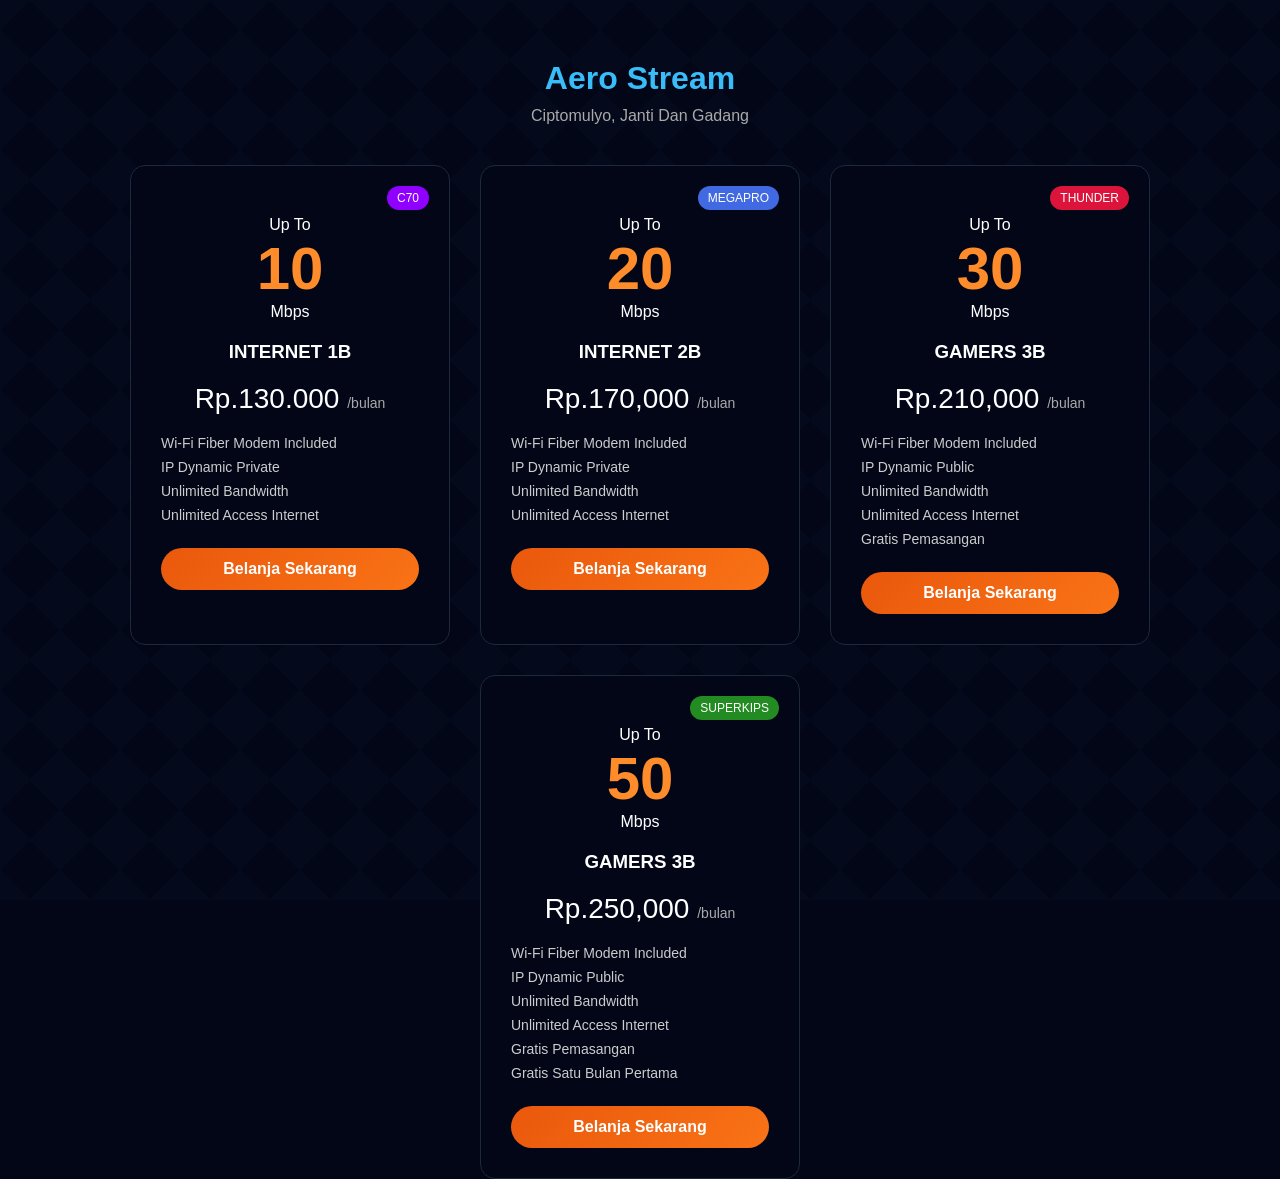
<file: index.html>
<!DOCTYPE html>
<html lang="id">
<head>
<meta charset="UTF-8">
<meta name="viewport" content="width=device-width, initial-scale=1.0">
<title>Paket Internet</title>
<link rel="stylesheet" href="style.css">
</head>

<body>

<div class="container">

<h1>Aero Stream </h1>
<p class="sub">Ciptomulyo, Janti Dan Gadang</p>

<div class="pricing">

<!-- CARD 1 -->
<div class="card">
<div class="badge standard">C70</div>

<div class="speed">
<span>Up To</span>
<h2>10</h2>
<p>Mbps</p>
</div>

<h3>INTERNET 1B</h3>

<div class="price">
Rp.130.000 <span>/bulan</span>
</div>

<ul>
<li>Wi-Fi Fiber Modem Included</li>
<li>IP Dynamic Private</li>
<li>Unlimited Bandwidth</li>
<li>Unlimited Access Internet</li>

<li></li>
</ul>

<a class="btn"
href="https://wa.me/+6285791760717?text=Halo%20kak%20saya%20ingin%20berlanganan%20di%20aero%20stream%20dengan%20paket,%20C70%2010MbpsRp%20130.000,%20serta%20promo%20yang%20ada%20dibulan%20ini.">
Belanja Sekarang
</a>
</div>

<!-- CARD 2 -->
<div class="card_popular">
<div class="badge popular">MEGAPRO</div>

<div class="speed">
<span>Up To</span>
<h2>20</h2>
<p>Mbps</p>
</div>

<h3>INTERNET 2B</h3>

<div class="price">
Rp.170,000 <span>/bulan</span>
</div>

<ul>
<li>Wi-Fi Fiber Modem Included</li>
<li>IP Dynamic Private</li>
<li>Unlimited Bandwidth</li>
<li>Unlimited Access Internet</li>
<li> </li>
</ul>

<a class="btn"
href="https://wa.me/+6285791760717?text=Halo%20kak%20saya%20ingin%20berlanganan%20di%20aero%20stream%20dengan%20paket,%20Megapro%2015MbpsRp%20170.000,%20serta%20promo%20yang%20ada%20dibulan%20ini.">
Belanja Sekarang
</a>
</div>

<!-- CARD 3 -->
<div class="card_premium">
<div class="badge premium">THUNDER</div>

<div class="speed">
<span>Up To</span>
<h2>30</h2>
<p>Mbps</p>
</div>

<h3>GAMERS 3B</h3>

<div class="price">
Rp.210,000 <span>/bulan</span>
</div>

<ul>
<li>Wi-Fi Fiber Modem Included</li>
<li>IP Dynamic Public</li>
<li>Unlimited Bandwidth</li>
<li>Unlimited Access Internet</li>
<li>Gratis Pemasangan</li>
<li> </li>
</ul>

<a class="btn"
href="https://wa.me/+6285791760717?text=Halo%20kak%20saya%20ingin%20berlanganan%20di%20aero%20stream%20dengan%20paket,%20Thunder%2030Mbps%20Rp%20210.000,%20serta%20promo%20yang%20ada%20dibulan%20ini.">
Belanja Sekarang
</a>
</div>

<!-- CARD 4 -->
<div class="card_superkips">
<div class="badge superkips">SUPERKIPS</div>

<div class="speed">
<span>Up To</span>
<h2>50</h2>
<p>Mbps</p>
</div>

<h3>GAMERS 3B</h3>

<div class="price">
Rp.250,000 <span>/bulan</span>
</div>

<ul>
<li>Wi-Fi Fiber Modem Included</li>
<li>IP Dynamic Public</li>
<li>Unlimited Bandwidth</li>
<li>Unlimited Access Internet</li>
<li>Gratis Pemasangan</li>
<li>Gratis Satu Bulan Pertama</li>
</ul>

<a class="btn"
href="https://wa.me/+6285791760717?text=Halo%20kak%20saya%20ingin%20berlanganan%20di%20aero%20stream%20dengan%20paket%20,Superkips%2050Mbps%20Rp%20250.000,%20serta%20promo%20yang%20ada%20dibulan%20ini.">
Belanja Sekarang
</a>
</div>

</div>
</div>

</body>
</html>
</file>
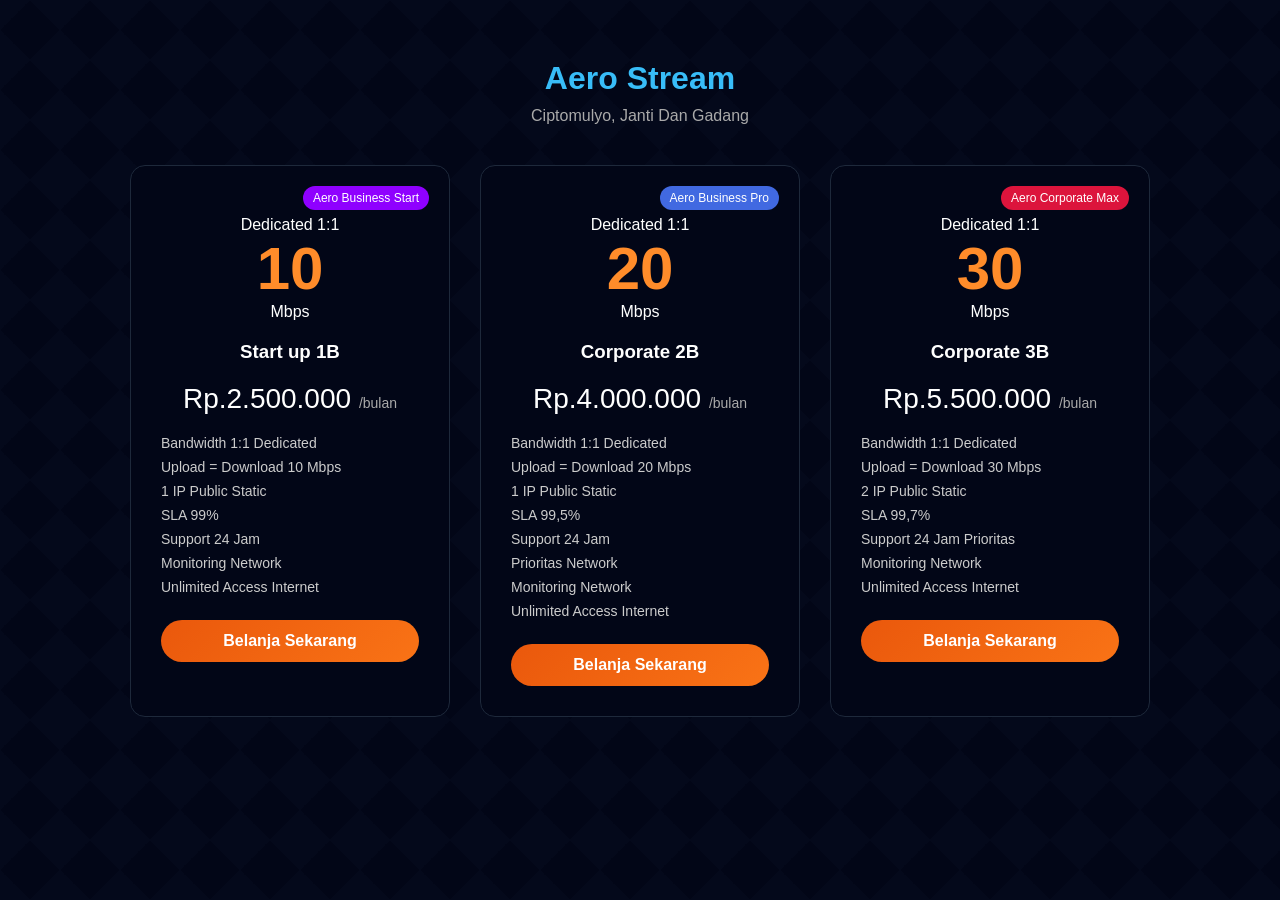
<file: dedicated.html>
<!DOCTYPE html>
<html lang="id">
<head>
<meta charset="UTF-8">
<meta name="viewport" content="width=device-width, initial-scale=1.0">
<title>Paket Internet</title>
<link rel="stylesheet" href="style.css">
</head>

<body>

<div class="container">

<h1>Aero Stream </h1>
<p class="sub">Ciptomulyo, Janti Dan Gadang</p>

<div class="pricing">

<!-- CARD 1 -->
<div class="card">
<div class="badge standard">Aero Business Start</div>

<div class="speed">
<span>Dedicated 1:1</span>
<h2>10</h2>
<p>Mbps</p>
</div>

<h3>Start up 1B</h3>

<div class="price">
Rp.2.500.000 <span>/bulan</span>
</div>

<ul>
<li>Bandwidth 1:1 Dedicated</li>
<li>Upload = Download 10 Mbps</li>
<li>1 IP Public Static</li>
<li>SLA 99%</li>
<li>Support 24 Jam</li>
<li>Monitoring Network</li>
<li>Unlimited Access Internet</li>
<li></li>
</ul>

<a class="btn"
href="https://wa.me/+6285791760717?text=Halo, kami dari [nama perusahaan/kantor] tertarik menggunakan layanan Internet Dedicated Aero Stream paket [10 Mbps]. Mohon informasi mengenai detail layanan, ketersediaan jaringan di lokasi kami, serta proses pemasangan. Terima kasih.">
Belanja Sekarang
</a>
</div>

<!-- CARD 2 -->
<div class="card_popular">
<div class="badge popular">Aero Business Pro</div>

<div class="speed">
<span>Dedicated 1:1</span>
<h2>20</h2>
<p>Mbps</p>
</div>

<h3>Corporate 2B</h3>

<div class="price">
Rp.4.000.000 <span>/bulan</span>
</div>

<ul>
<li>Bandwidth 1:1 Dedicated</li>
<li>Upload = Download 20 Mbps</li>
<li>1 IP Public Static</li>
<li>SLA 99,5%</li>
<li>Support 24 Jam</li>
<li>Prioritas Network</li>
<li>Monitoring Network</li>
<li>Unlimited Access Internet</li>
<li> </li>
</ul>

<a class="btn"
href="https://wa.me/+6285791760717?text=Halo, kami dari [nama perusahaan/kantor] tertarik menggunakan layanan Internet Dedicated Aero Stream paket [20 Mbps]. Mohon informasi mengenai detail layanan, ketersediaan jaringan di lokasi kami, serta proses pemasangan. Terima kasih.">
Belanja Sekarang
</a>
</div>

<!-- CARD 3 -->
<div class="card_premium">
<div class="badge premium">Aero Corporate Max</div>

<div class="speed">
<span>Dedicated 1:1</span>
<h2>30</h2>
<p>Mbps</p>
</div>

<h3>Corporate 3B</h3>

<div class="price">
Rp.5.500.000 <span>/bulan</span>
</div>

<ul>
<li>Bandwidth 1:1 Dedicated</li>
<li>Upload = Download 30 Mbps</li>
<li>2 IP Public Static</li>
<li>SLA 99,7%</li>
<li>Support 24 Jam Prioritas</li>
<li>Monitoring Network</li>
<li>Unlimited Access Internet</li>
<li> </li>
</ul>

<a class="btn"
href="https://wa.me/+6285791760717?text=Halo, kami dari [nama perusahaan/kantor] tertarik menggunakan layanan Internet Dedicated Aero Stream paket [30 Mbps]. Mohon informasi mengenai detail layanan, ketersediaan jaringan di lokasi kami, serta proses pemasangan. Terima kasih..">
Belanja Sekarang
</a>
</div>


</div>
</div>

</body>
</html>
</file>
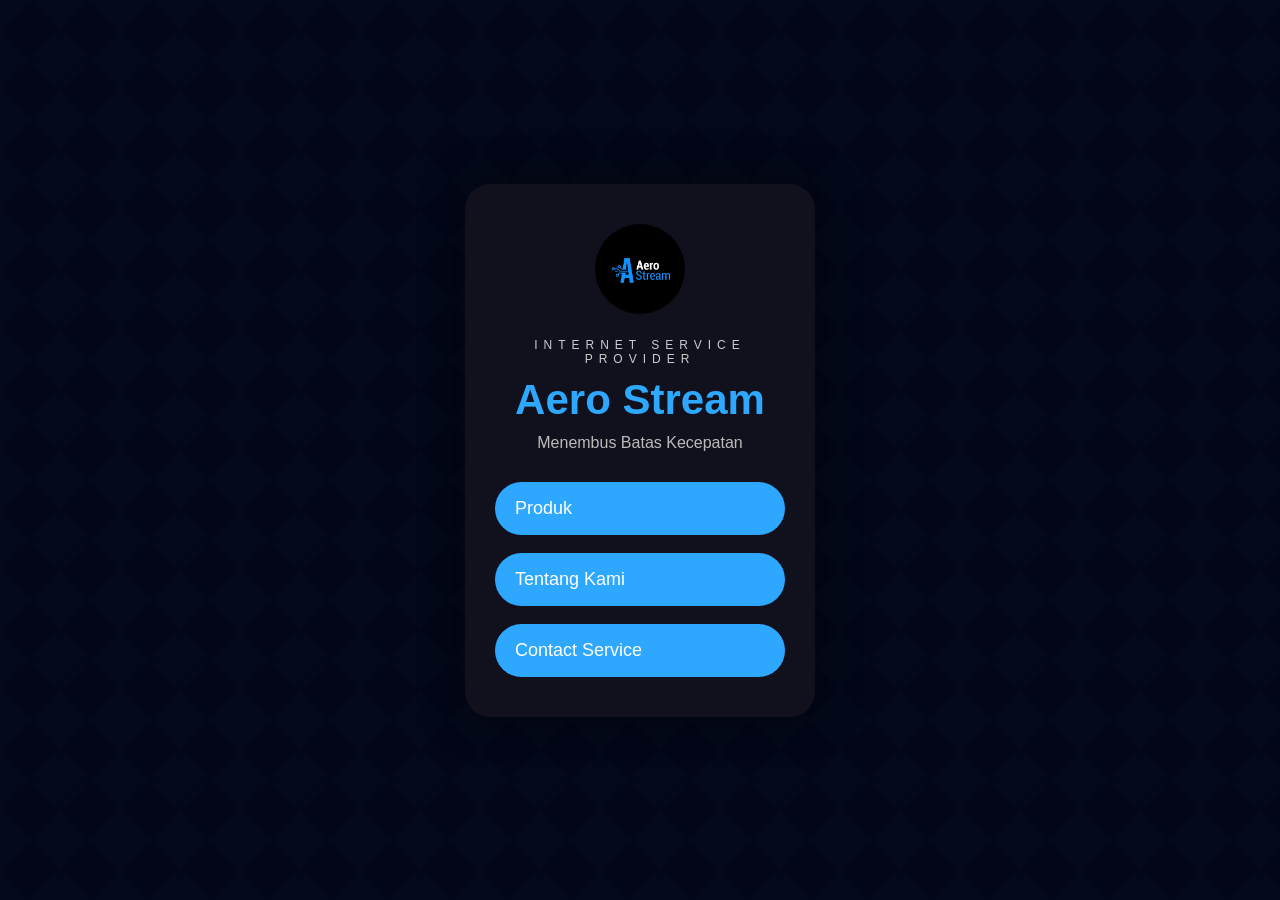
<file: landingpage.html>
<!DOCTYPE html>
<html lang="id">
<head>
<meta charset="UTF-8">
<meta name="viewport" content="width=device-width, initial-scale=1.0">
<title>Aero Stream</title>
<link rel="stylesheet" href="landingpage.css">

<!-- ICON -->
<link rel="stylesheet" href="logo.jpg">

</head>
<body>

<div class="container">

<div class="card">

<div class="logo">
<img src="logo.jpg">
</div>

<p class="subtitle">INTERNET SERVICE PROVIDER</p>

<h1>Aero Stream</h1>

<p class="tagline">Menembus Batas Kecepatan</p>

<div class="menu">

<a href="landingpaket.html" class="btn">
Produk
<i class="fas fa-wifi"></i>
</a>

<a href="tentang.html" class="btn">
Tentang Kami
<i class="fas fa-user"></i>
</a>

<a href="https://wa.me/6285791760717" class="btn">
Contact Service
<i class="fas fa-envelope"></i>
</a>

</div>

</div>
</div>

</body>
</html>
</file>
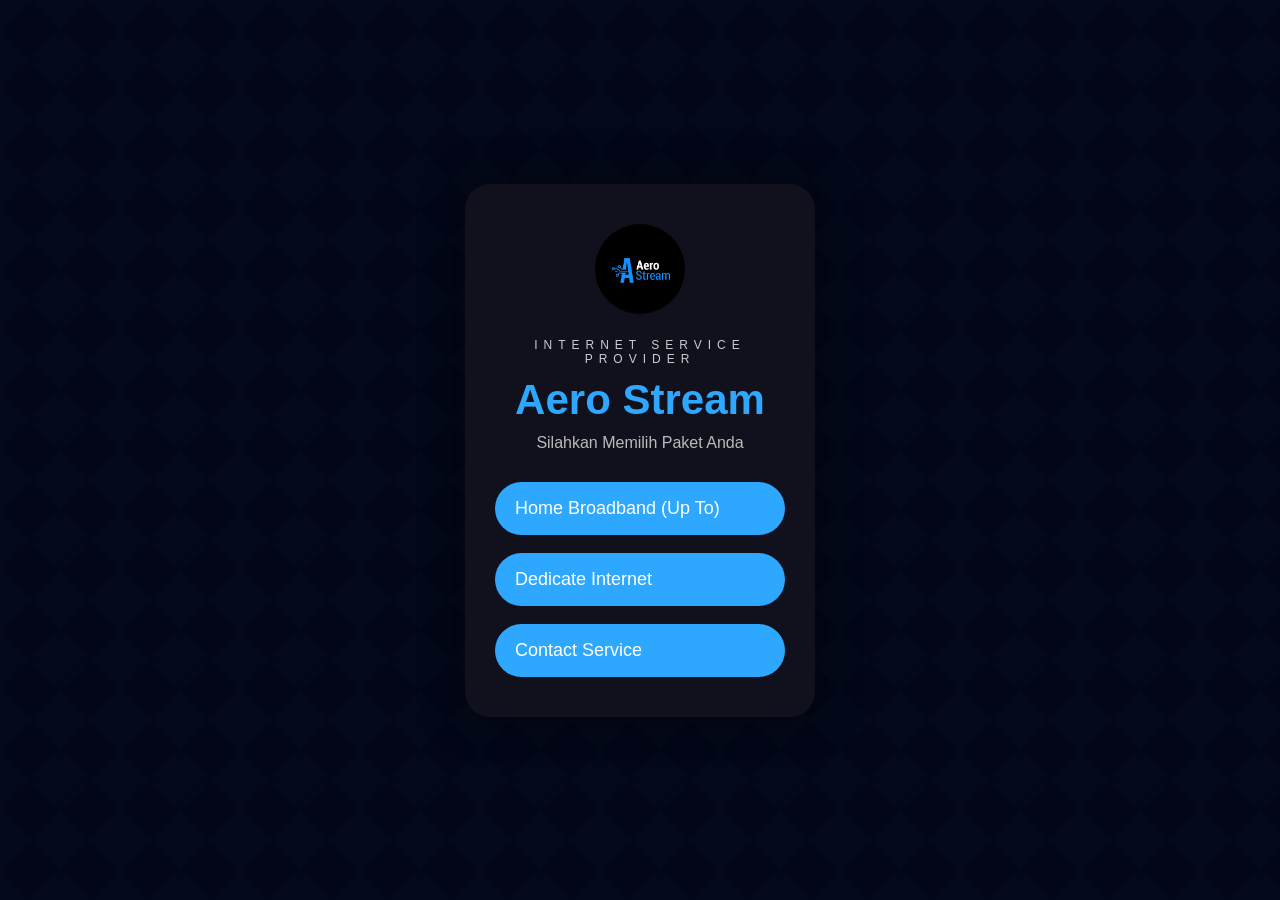
<file: landingpaket.html>
<!DOCTYPE html>
<html lang="id">
<head>
<meta charset="UTF-8">
<meta name="viewport" content="width=device-width, initial-scale=1.0">
<title>Aero Stream</title>
<link rel="stylesheet" href="landingpaket.css">

<!-- ICON -->
<link rel="stylesheet" href="logo.jpg">

</head>
<body>

<div class="container">

<div class="card">

<div class="logo">
<img src="logo.jpg">
</div>

<p class="subtitle">INTERNET SERVICE PROVIDER</p>

<h1>Aero Stream</h1>

<p class="tagline">Silahkan Memilih Paket Anda</p>

<div class="menu">

<a href="index.html" class="btn">
Home Broadband (Up To) 
<i class="fas fa-wifi"></i>
</a>

<a href="dedicated.html" class="btn">
Dedicate Internet 
<i class="fas fa-user"></i>
</a>

<a href="https://wa.me/6285791760717" class="btn">
Contact Service
<i class="fas fa-envelope"></i>
</a>

</div>

</div>
</div>

</body>
</html>
</file>
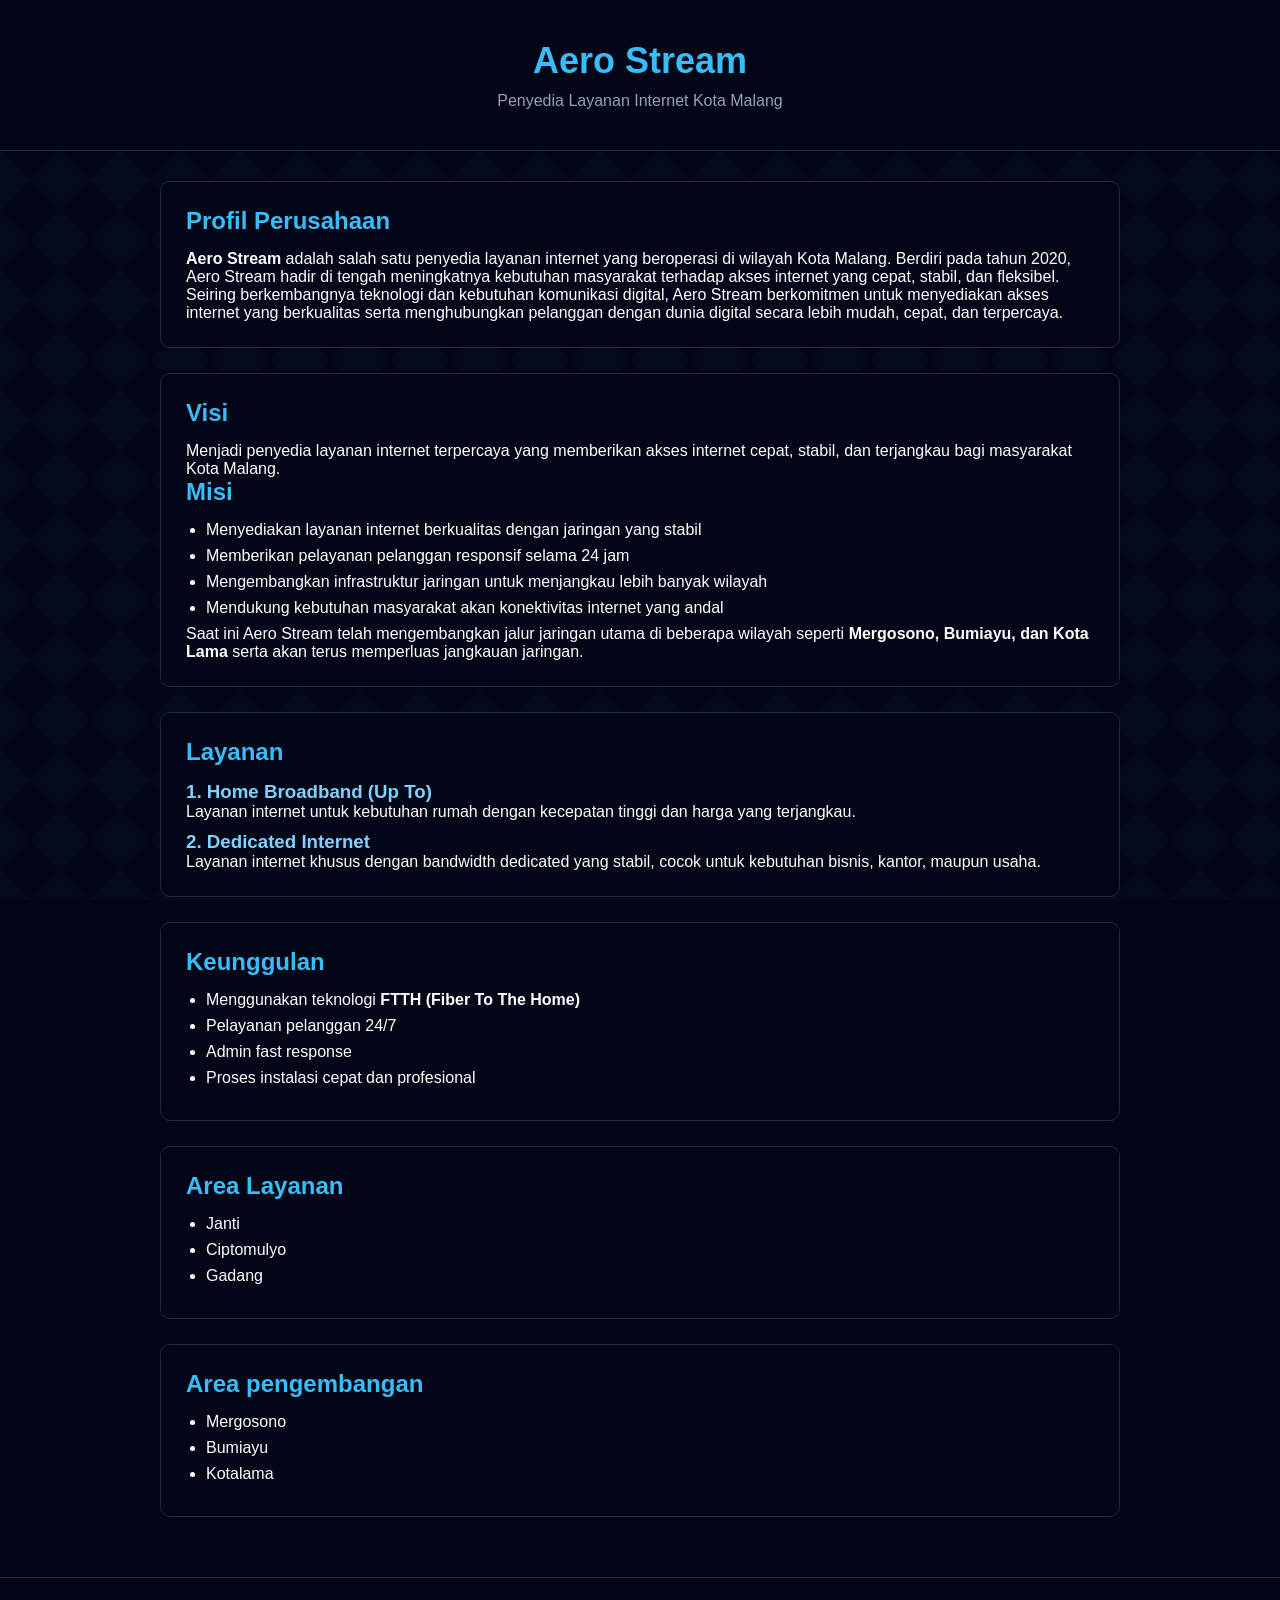
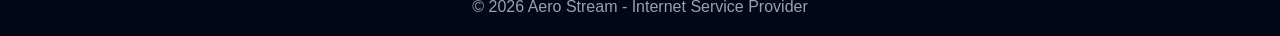
<file: tentang.html>
<!DOCTYPE html>
<html lang="id">
<head>
<meta charset="UTF-8">
<meta name="viewport" content="width=device-width, initial-scale=1.0">
<title>Tentang Kami - Aero Stream</title>
<link rel="stylesheet" href="tentang.css">
</head>

<body>

<header>
<h1>Aero Stream</h1>
<p>Penyedia Layanan Internet Kota Malang</p>
</header>

<section class="container">

<div class="card">
<h2>Profil Perusahaan</h2>
<p>
<b>Aero Stream</b> adalah salah satu penyedia layanan internet yang beroperasi di wilayah Kota Malang.
Berdiri pada tahun 2020, Aero Stream hadir di tengah meningkatnya kebutuhan masyarakat terhadap
akses internet yang cepat, stabil, dan fleksibel.
</p>

<p>
Seiring berkembangnya teknologi dan kebutuhan komunikasi digital, Aero Stream berkomitmen
untuk menyediakan akses internet yang berkualitas serta menghubungkan pelanggan dengan dunia
digital secara lebih mudah, cepat, dan terpercaya.
</p>
</div>


<div class="card">
<h2>Visi</h2>
<p>
Menjadi penyedia layanan internet terpercaya yang memberikan akses internet cepat,
stabil, dan terjangkau bagi masyarakat Kota Malang.
</p>

<h2>Misi</h2>
<ul>
<li>Menyediakan layanan internet berkualitas dengan jaringan yang stabil</li>
<li>Memberikan pelayanan pelanggan responsif selama 24 jam</li>
<li>Mengembangkan infrastruktur jaringan untuk menjangkau lebih banyak wilayah</li>
<li>Mendukung kebutuhan masyarakat akan konektivitas internet yang andal</li>
</ul>

<p>
Saat ini Aero Stream telah mengembangkan jalur jaringan utama di beberapa wilayah
seperti <b>Mergosono, Bumiayu, dan Kota Lama</b> serta akan terus memperluas jangkauan jaringan.
</p>
</div>


<div class="card">
<h2>Layanan</h2>

<h3>1. Home Broadband (Up To)</h3>
<p>
Layanan internet untuk kebutuhan rumah dengan kecepatan tinggi dan harga yang terjangkau.
</p>

<h3>2. Dedicated Internet</h3>
<p>
Layanan internet khusus dengan bandwidth dedicated yang stabil, cocok untuk kebutuhan
bisnis, kantor, maupun usaha.
</p>
</div>


<div class="card">
<h2>Keunggulan</h2>

<ul>
<li>Menggunakan teknologi <b>FTTH (Fiber To The Home)</b></li>
<li>Pelayanan pelanggan 24/7</li>
<li>Admin fast response</li>
<li>Proses instalasi cepat dan profesional</li>
</ul>

</div>


<div class="card">
<h2>Area Layanan</h2>

<ul>
<li>Janti</li>
<li>Ciptomulyo </li>
<li>Gadang</li>
</ul>
</div>


<div class="card">
<h2>Area pengembangan</h2>

<ul>
<li>Mergosono</li>
<li>Bumiayu</li>
<li>Kotalama</li>
</ul>
</div>




</div>

</section>

<footer>
<p>© 2026 Aero Stream - Internet Service Provider</p>
</footer>

</body>
</html>
</file>
<file: style.css>
*{
margin:0;
padding:0;
box-sizing:border-box;
font-family:Arial, Helvetica, sans-serif;
}

body{
background:#020617;
color:white;
position:relative;
overflow-x:hidden;
}

/* PATTERN BACKGROUND */

body::before{
content:"";
position:fixed;
top:0;
left:0;
width:100%;
height:100%;
background-image:
linear-gradient(45deg,#0f172a 25%,transparent 25%),
linear-gradient(-45deg,#0f172a 25%,transparent 25%),
linear-gradient(45deg,transparent 75%,#0f172a 75%),
linear-gradient(-45deg,transparent 75%,#0f172a 75%);
background-size:60px 60px;
opacity:0.25;
z-index:-1;
}

.container{
max-width:1200px;
margin:auto;
text-align:center;
padding-top:60px;
}

h1{
font-size:32px;
margin-bottom:10px;
color:#38bdf8
}

.sub{
color:#aaa;
margin-bottom:40px;
}

.pricing{
display:flex;
gap:30px;
justify-content:center;
flex-wrap:wrap;
}

.card{
background:#020617;
padding:30px;
border-radius:15px;
width:320px;
border:1px solid #1e293b;
transition:0.3s;
position:relative;
}

.card_popular{
background:#020617;
padding:30px;
border-radius:15px;
width:320px;
border:1px solid #1e293b;
transition:0.3s;
position:relative;
}

.card_premium{
background:#020617;
padding:30px;
border-radius:15px;
width:320px;
border:1px solid #1e293b;
transition:0.3s;
position:relative;
}

.card_superkips{
background:#020617;
padding:30px;
border-radius:15px;
width:320px;
border:1px solid #1e293b;
transition:0.3s;
position:relative;
}

.card:hover{
transform:translateY(-10px);
border-color:#38bdf8;
}

.card_popular:hover{
transform:translateY(-10px);
border-color:#38bdf8;
}

.card_premium:hover{
transform:translateY(-10px);
border-color:#38bdf8;
}

.card_superkips:hover{
transform:translateY(-10px);
border-color:#38bdf8;
}

.badge{
position: absolute;
top:20px;
right:20px;
font-size:12px;
padding:5px 10px;
border-radius:20px;
}

.standard{background:#8F00FF;}
.popular{background:#4169E1;}
.premium{background:#DC143C;}
.superkips{background:#228B22;}

.speed{
margin-top:20px;
margin-bottom:20px;
}

.speed h2{
font-size:60px;
color:#ff8c2a;
}

.price{
font-size:28px;
margin:20px 0;
}

.price span{
font-size:14px;
color:#aaa;
}

ul{
list-style:none;
text-align:left;
margin-bottom:25px;
}

ul li{
margin-bottom:8px;
color:#ccc;
font-size:14px;
}

.btn{
display:block;
padding:12px;
border-radius:30px;
text-decoration:none;
background: linear-gradient(135deg, #EA580C, #F97316);
color:white;
font-weight:bold;
transition:0.3s;
}

.btn:hover{
opacity:0.8;
}

/* MOBILE */

@media(max-width:768px){

.pricing{
flex-direction:column;
align-items:center;
}

.card{
width:100%;
max-width:350px;
}

}
</file>
<file: landingpage.css>
*{
margin:0;
padding:0;
box-sizing:border-box;
font-family:Arial, Helvetica, sans-serif;
}

body{
height:100vh;
display:flex;
justify-content:center;
align-items:center;
background:#020617;
color:white;
}

/* BACKGROUND PATTERN */

body::before{
content:"";
position:absolute;
width:100%;
height:100%;
background-image:linear-gradient(45deg,#0f172a 25%,transparent 25%),
linear-gradient(-45deg,#0f172a 25%,transparent 25%),
linear-gradient(45deg,transparent 75%,#0f172a 75%),
linear-gradient(-45deg,transparent 75%,#0f172a 75%);
background-size:60px 60px;
opacity:0.2;
}

/* CONTAINER */

.container{
display:flex;
justify-content:center;
align-items:center;
width:100%;
}

/* CARD */

.card{
width:350px;
padding:40px 30px;
border-radius:25px;
background:rgba(20,20,30,0.8);
backdrop-filter:blur(10px);
box-shadow:0 0 40px rgba(0,0,0,0.5);
text-align:center;
}

/* LOGO */

.logo img{
width:90px;
height:90px;
border-radius:50%;
margin-bottom:20px;
}

/* TEXT */

.subtitle{
letter-spacing:6px;
font-size:12px;
color:#ccc;
margin-bottom:10px;
}

h1{
font-size:42px;
color:#2ea8ff;
margin-bottom:10px;
}

.tagline{
color:#bbb;
margin-bottom:30px;
}

/* BUTTON */

.menu{
display:flex;
flex-direction:column;
gap:18px;
}

.btn{
display:flex;
justify-content:space-between;
align-items:center;
padding:16px 20px;
border-radius:50px;
background:#2ea8ff;
color:white;
text-decoration:none;
font-size:18px;
transition:0.3s;
}

.btn:hover{
background:#1e7ed6;
transform:scale(1.03);
}

.btn i{
font-size:20px;
}
</file>
<file: landingpaket.css>
*{
margin:0;
padding:0;
box-sizing:border-box;
font-family:Arial, Helvetica, sans-serif;
}

body{
height:100vh;
display:flex;
justify-content:center;
align-items:center;
background:#020617;
color:white;
}

/* BACKGROUND PATTERN */

body::before{
content:"";
position:absolute;
width:100%;
height:100%;
background-image:linear-gradient(45deg,#0f172a 25%,transparent 25%),
linear-gradient(-45deg,#0f172a 25%,transparent 25%),
linear-gradient(45deg,transparent 75%,#0f172a 75%),
linear-gradient(-45deg,transparent 75%,#0f172a 75%);
background-size:60px 60px;
opacity:0.2;
}

/* CONTAINER */

.container{
display:flex;
justify-content:center;
align-items:center;
width:100%;
}

/* CARD */

.card{
width:350px;
padding:40px 30px;
border-radius:25px;
background:rgba(20,20,30,0.8);
backdrop-filter:blur(10px);
box-shadow:0 0 40px rgba(0,0,0,0.5);
text-align:center;
}

/* LOGO */

.logo img{
width:90px;
height:90px;
border-radius:50%;
margin-bottom:20px;
}

/* TEXT */

.subtitle{
letter-spacing:6px;
font-size:12px;
color:#ccc;
margin-bottom:10px;
}

h1{
font-size:42px;
color:#2ea8ff;
margin-bottom:10px;
}

.tagline{
color:#bbb;
margin-bottom:30px;
}

/* BUTTON */

.menu{
display:flex;
flex-direction:column;
gap:18px;
}

.btn{
display:flex;
justify-content:space-between;
align-items:center;
padding:16px 20px;
border-radius:50px;
background:#2ea8ff;
color:white;
text-decoration:none;
font-size:18px;
transition:0.3s;
}

.btn:hover{
background:#1e7ed6;
transform:scale(1.03);
}

.btn i{
font-size:20px;
}
</file>
<file: tentang.css>
*{
margin:0;
padding:0;
box-sizing:border-box;
font-family:Arial, sans-serif;
}

body{
background:#020617;
color:white;
position:relative;
overflow-x:hidden;
}

/* PATTERN BACKGROUND */

body::before{
content:"";
position:fixed;
top:0;
left:0;
width:100%;
height:100%;
background-image:
linear-gradient(45deg,#0f172a 25%,transparent 25%),
linear-gradient(-45deg,#0f172a 25%,transparent 25%),
linear-gradient(45deg,transparent 75%,#0f172a 75%),
linear-gradient(-45deg,transparent 75%,#0f172a 75%);
background-size:60px 60px;
opacity:0.25;
z-index:-1;
}

header{
text-align:center;
padding:40px 20px;
background:#020617;
border-bottom:1px solid #1e293b;
}

header h1{
font-size:36px;
color:#38bdf8;
}

header p{
color:#94a3b8;
margin-top:10px;
}

.container{
max-width:1000px;
margin:auto;
padding:30px 20px;
display:grid;
grid-template-columns:1fr;
gap:25px;
}

.card{
background:#020617;
padding:25px;
border-radius:10px;
border:1px solid #1e293b;
transition:0.3s;
}

.card:hover{
transform:translateY(-5px);
border-color:#38bdf8;
}

h2{
margin-bottom:15px;
color:#38bdf8;
}

h3{
margin-top:10px;
color:#7dd3fc;
}

ul{
margin-left:20px;
margin-top:10px;
}

li{
margin-bottom:8px;
}

footer{
text-align:center;
padding:20px;
border-top:1px solid #1e293b;
margin-top:30px;
color:#94a3b8;
}

/* Responsive */

@media(max-width:600px){

header h1{
font-size:28px;
}

}
</file>
